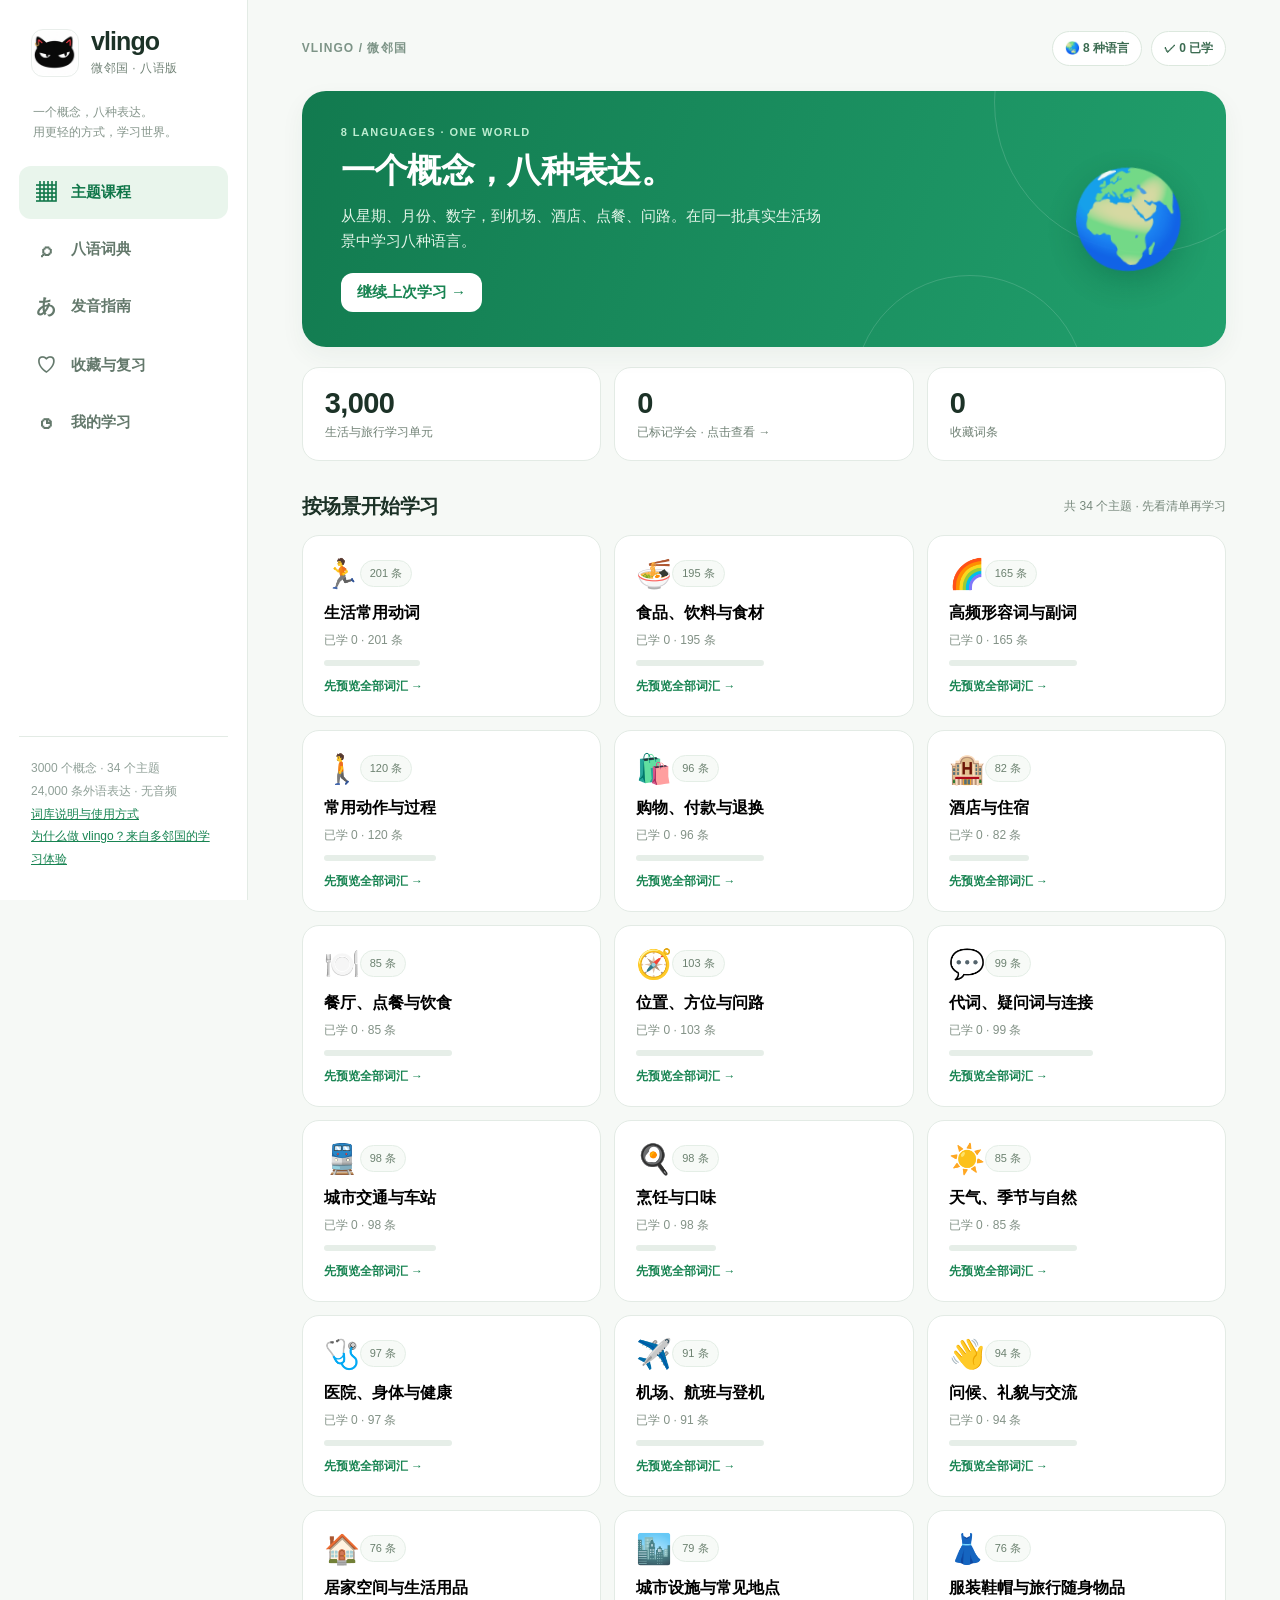
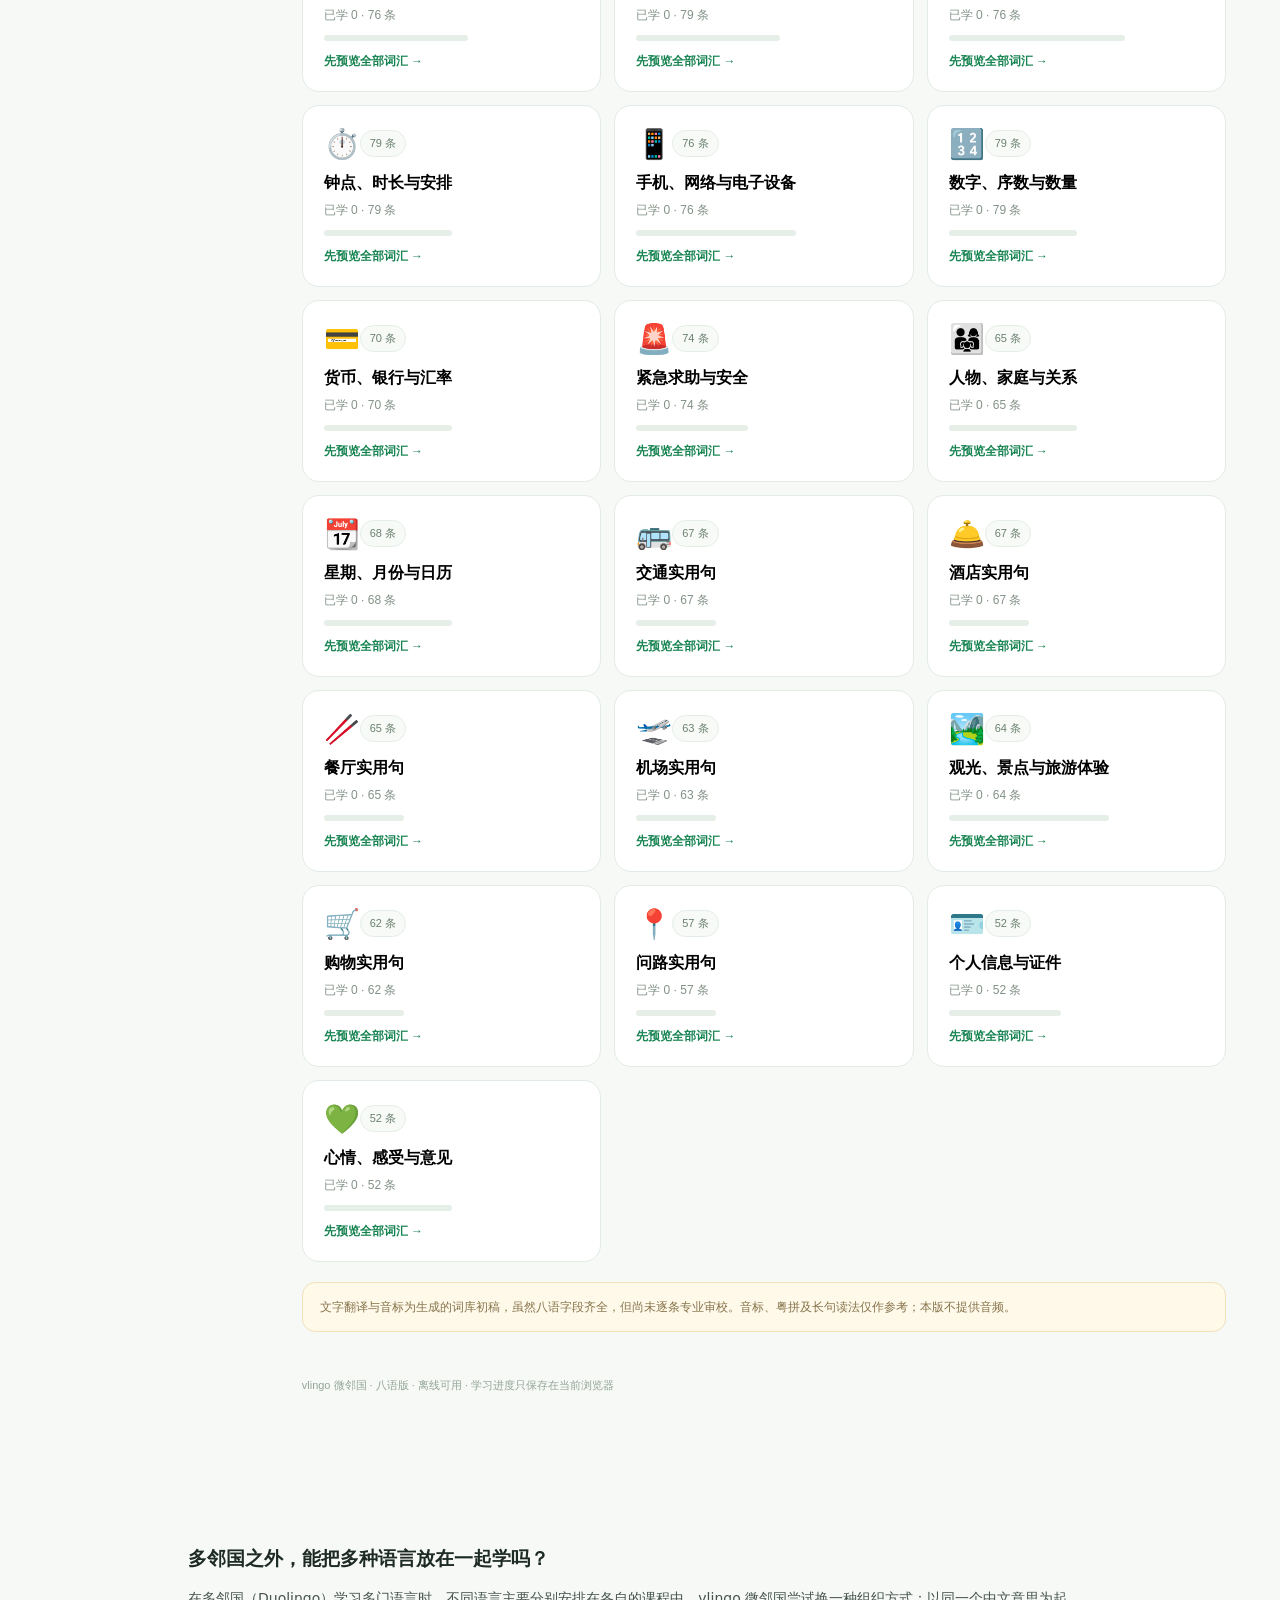
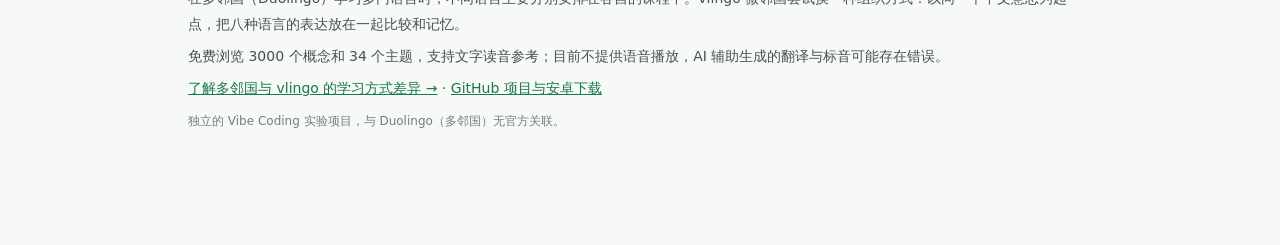
<file: index.html>
<!doctype html><html lang="zh-CN"><head><meta name="google-site-verification" content="X19tz4gvKyIzIOPkGp7YOBqUT6PpBSA1P9c0k-S0H3I" /><meta charset="utf-8"><meta name="viewport" content="width=device-width,initial-scale=1,viewport-fit=cover"><meta name="theme-color" content="#ffffff"><meta name="description" content="受多邻国（Duolingo）学习体验启发，vlingo 微邻国把同一中文意思在英语、日语、法语、俄语、德语、西班牙语、粤语和现代希腊语中的表达放在一起对照学习。免费使用，3000个概念，无语音。"><link rel="canonical" href="https://vlingo.vlynnhow.workers.dev/"><meta property="og:type" content="website"><meta property="og:title" content="vlingo 微邻国｜多邻国之外的八语对照学习"><meta property="og:description" content="一个中文意思，对照八种语言。受 Duolingo 启发的免费多语言学习实验。"><meta property="og:url" content="https://vlingo.vlynnhow.workers.dev/"><title>vlingo 微邻国｜多邻国之外的八语对照学习</title><link rel="icon" href="assets/icon-32.png?v=3" sizes="32x32" type="image/png"><link rel="apple-touch-icon" href="assets/icon-180.png?v=3"><link rel="stylesheet" href="assets/styles.css?v=3"><link rel="manifest" href="manifest.webmanifest"><style>.vlingo-story{max-width:980px;margin:24px auto 90px;padding:22px clamp(18px,4vw,38px);color:#46544d;font:14px/1.85 system-ui,-apple-system,"PingFang SC",sans-serif}.vlingo-story h2{font-size:19px;color:#1e2b25;margin:0 0 10px}.vlingo-story p{margin:6px 0}.vlingo-story a{color:#18784f}.vlingo-story small{font-size:12px;color:#738078}@media(max-width:760px){.vlingo-story{padding:14px 18px;margin:0 auto 110px}}</style></head><body>
<div class="app"><aside class="side"><div class="logo"><img class="logo-icon" src="assets/cat-logo-96.png?v=3" alt="vlingo 黑猫标志"><div><b>vlingo</b><span>微邻国 · 八语版</span></div></div><div class="side-sub">一个概念，八种表达。<br>用更轻的方式，学习世界。</div><nav class="nav"><button data-page="home" class="active"><span class="ni">▦</span>主题课程</button><button data-page="search"><span class="ni">⌕</span>八语词典</button><button data-page="guides"><span class="ni">あ</span>发音指南</button><button data-page="review"><span class="ni">♡</span>收藏与复习</button><button data-page="settings"><span class="ni">◷</span>我的学习</button></nav><div class="side-foot">3000 个概念 · 34 个主题<br>24,000 条外语表达 · 无音频<br><a href="README.md" target="_blank">词库说明与使用方式</a><a href="duolingo-multilingual.html">为什么做 vlingo？来自多邻国的学习体验</a></div></aside><main class="main" id="view"></main></div><section class="vlingo-story" aria-label="关于微邻国"><h2>多邻国之外，能把多种语言放在一起学吗？</h2><p>在多邻国（Duolingo）学习多门语言时，不同语言主要分别安排在各自的课程中。vlingo 微邻国尝试换一种组织方式：以同一个中文意思为起点，把八种语言的表达放在一起比较和记忆。</p><p>免费浏览 3000 个概念和 34 个主题，支持文字读音参考；目前不提供语音播放，AI 辅助生成的翻译与标音可能存在错误。</p><p><a href="duolingo-multilingual.html">了解多邻国与 vlingo 的学习方式差异 →</a> · <a href="https://github.com/vlynnnn/vlingo">GitHub 项目与安卓下载</a></p><small>独立的 Vibe Coding 实验项目，与 Duolingo（多邻国）无官方关联。</small></section>
<nav class="bottom"><button data-page="home">▦<small>课程</small></button><button data-page="search">⌕<small>词典</small></button><button data-page="guides">あ<small>发音</small></button><button data-page="review">♡<small>复习</small></button><button data-page="settings">◷<small>我的</small></button></nav><div class="toast" id="toast" role="status" aria-live="polite"></div><script src="data/lexicon.js"></script><script src="assets/app.js?v=3"></script></body></html>
</file>
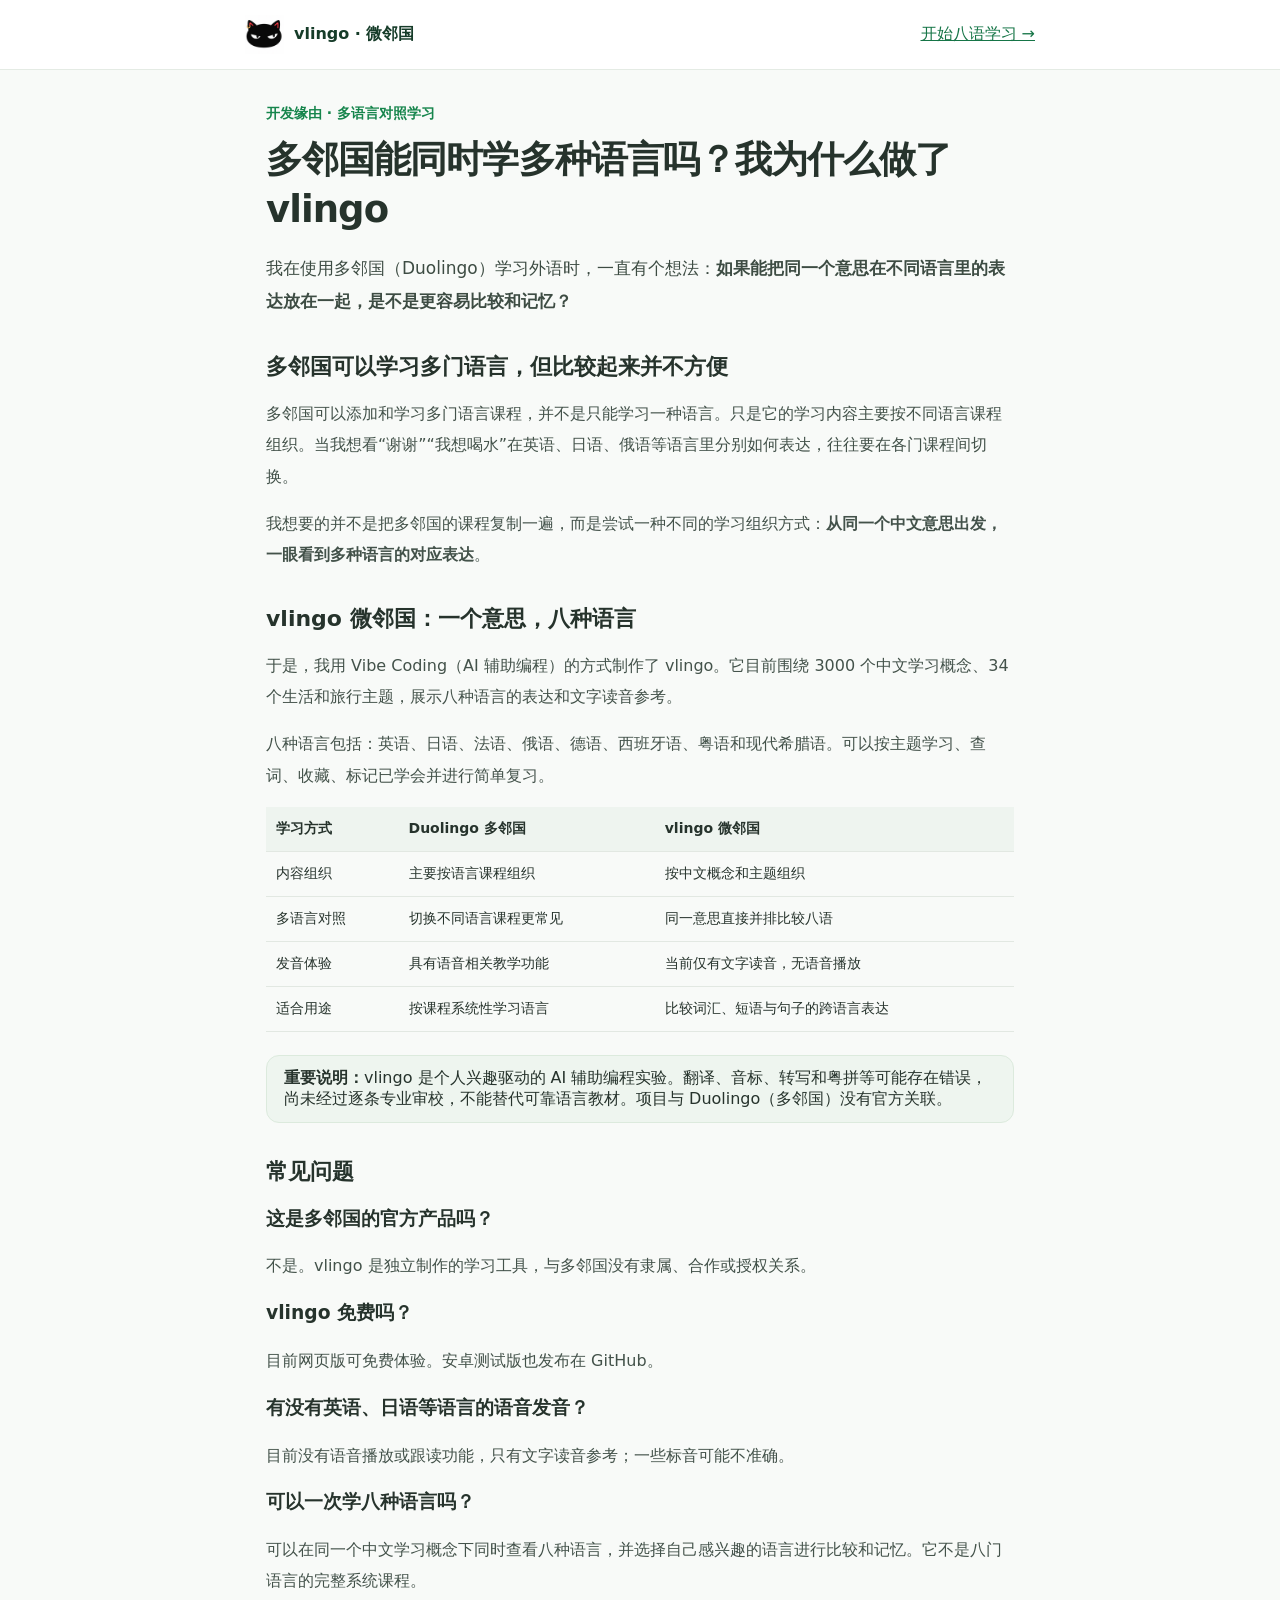
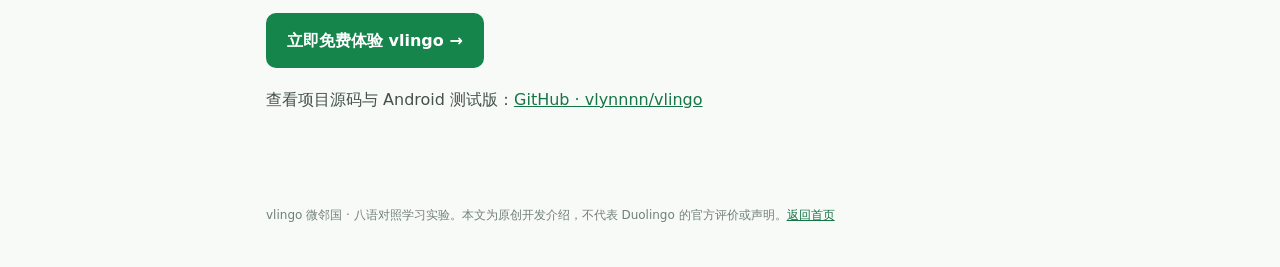
<file: duolingo-multilingual.html>
<!doctype html>
<html lang="zh-CN">
<head>
<meta charset="utf-8">
<meta name="viewport" content="width=device-width,initial-scale=1">
<title>多邻国能同时学多种语言吗？我的八语对照学习工具 vlingo 微邻国</title>
<meta name="description" content="多邻国（Duolingo）可以学习多门语言，但主要按不同语言课程组织。vlingo 微邻国将同一中文意思对应的八种语言放在一起对照学习，免费 3000 个概念，无语音，词库尚未专业审校。">
<link rel="canonical" href="https://vlingo.vlynnhow.workers.dev/duolingo-multilingual.html">
<link rel="icon" href="assets/icon-32.png" type="image/png">
<meta property="og:type" content="article">
<meta property="og:title" content="多邻国能同时学多种语言吗？vlingo 的八语对照学习尝试">
<meta property="og:description" content="从 Duolingo 的学习体验出发，尝试把同一个意思放到八种语言里比较。">
<style>
:root{font-family:system-ui,-apple-system,"PingFang SC","Microsoft YaHei",sans-serif;color:#26332c;background:#f8faf8}
*{box-sizing:border-box}body{margin:0}header{padding:15px 20px;border-bottom:1px solid #e4ebe4;background:#fff}
header nav{max-width:790px;margin:auto;display:flex;align-items:center;justify-content:space-between;gap:14px}
.logo{display:inline-flex;gap:10px;align-items:center;font-weight:800;text-decoration:none;color:#163c29}.logo img{width:39px;height:39px;object-fit:contain}
a{color:#167547}main{max-width:790px;margin:35px auto 90px;padding:0 21px}
h1{font-size:clamp(25px,4.4vw,37px);line-height:1.35;letter-spacing:-.025em;margin:12px 0 17px}h2{font-size:22px;margin:34px 0 12px}p,li{line-height:1.95;color:#43524a}
.lead{font-size:17px;color:#3d4c43}.kicker{color:#16854c;font-size:14px;font-weight:700}
.call{display:inline-flex;padding:12px 21px;border-radius:10px;background:#16854c;color:white;text-decoration:none;font-weight:700}
.note{background:#eef5ef;border:1px solid #dceadd;border-radius:13px;padding:12px 17px;margin:23px 0}
table{border-collapse:collapse;width:100%;font-size:14px}th,td{border-bottom:1px solid #e2e8e2;padding:13px 10px;text-align:left;vertical-align:top}th{background:#eef4ef}
footer{max-width:790px;margin:0 auto 40px;padding:0 21px;color:#718077;font-size:12px;line-height:1.8}
</style>
</head>
<body>
<header><nav><a class="logo" href="./"><img src="assets/cat-logo-96.png" alt="vlingo 微邻国">vlingo · 微邻国</a><a href="./">开始八语学习 →</a></nav></header>
<main>
<div class="kicker">开发缘由 · 多语言对照学习</div>
<h1>多邻国能同时学多种语言吗？我为什么做了 vlingo</h1>
<p class="lead">我在使用多邻国（Duolingo）学习外语时，一直有个想法：<strong>如果能把同一个意思在不同语言里的表达放在一起，是不是更容易比较和记忆？</strong></p>
<h2>多邻国可以学习多门语言，但比较起来并不方便</h2>
<p>多邻国可以添加和学习多门语言课程，并不是只能学习一种语言。只是它的学习内容主要按不同语言课程组织。当我想看“谢谢”“我想喝水”在英语、日语、俄语等语言里分别如何表达，往往要在各门课程间切换。</p>
<p>我想要的并不是把多邻国的课程复制一遍，而是尝试一种不同的学习组织方式：<strong>从同一个中文意思出发，一眼看到多种语言的对应表达</strong>。</p>
<h2>vlingo 微邻国：一个意思，八种语言</h2>
<p>于是，我用 Vibe Coding（AI 辅助编程）的方式制作了 vlingo。它目前围绕 3000 个中文学习概念、34 个生活和旅行主题，展示八种语言的表达和文字读音参考。</p>
<p>八种语言包括：英语、日语、法语、俄语、德语、西班牙语、粤语和现代希腊语。可以按主题学习、查词、收藏、标记已学会并进行简单复习。</p>
<table><thead><tr><th>学习方式</th><th>Duolingo 多邻国</th><th>vlingo 微邻国</th></tr></thead><tbody>
<tr><td>内容组织</td><td>主要按语言课程组织</td><td>按中文概念和主题组织</td></tr>
<tr><td>多语言对照</td><td>切换不同语言课程更常见</td><td>同一意思直接并排比较八语</td></tr>
<tr><td>发音体验</td><td>具有语音相关教学功能</td><td>当前仅有文字读音，无语音播放</td></tr>
<tr><td>适合用途</td><td>按课程系统性学习语言</td><td>比较词汇、短语与句子的跨语言表达</td></tr>
</tbody></table>
<div class="note"><strong>重要说明：</strong>vlingo 是个人兴趣驱动的 AI 辅助编程实验。翻译、音标、转写和粤拼等可能存在错误，尚未经过逐条专业审校，不能替代可靠语言教材。项目与 Duolingo（多邻国）没有官方关联。</div>
<h2>常见问题</h2>
<h3>这是多邻国的官方产品吗？</h3><p>不是。vlingo 是独立制作的学习工具，与多邻国没有隶属、合作或授权关系。</p>
<h3>vlingo 免费吗？</h3><p>目前网页版可免费体验。安卓测试版也发布在 GitHub。</p>
<h3>有没有英语、日语等语言的语音发音？</h3><p>目前没有语音播放或跟读功能，只有文字读音参考；一些标音可能不准确。</p>
<h3>可以一次学八种语言吗？</h3><p>可以在同一个中文学习概念下同时查看八种语言，并选择自己感兴趣的语言进行比较和记忆。它不是八门语言的完整系统课程。</p>
<p><a class="call" href="./">立即免费体验 vlingo →</a></p>
<p>查看项目源码与 Android 测试版：<a href="https://github.com/vlynnnn/vlingo">GitHub · vlynnnn/vlingo</a></p>
</main>
<footer>vlingo 微邻国 · 八语对照学习实验。本文为原创开发介绍，不代表 Duolingo 的官方评价或声明。<a href="./">返回首页</a></footer>
</body></html>
</file>
<file: assets/styles.css>
:root{--bg:#f6f9f6;--surface:#fff;--ink:#1c3227;--muted:#718276;--brand:#188452;--brand2:#116c46;--line:#e3ebe5;--soft:#edf7f0;--gold:#f8f1df;--shadow:0 9px 24px rgba(37,69,46,.055);--radius:19px;--sans:-apple-system,BlinkMacSystemFont,"PingFang SC","Microsoft YaHei",Inter,Arial,sans-serif}
*{box-sizing:border-box}html{scroll-behavior:smooth}body{margin:0;background:var(--bg);color:var(--ink);font-family:var(--sans);font-size:15px}button,input,select{font:inherit}button{cursor:pointer}a{color:var(--brand)}button:focus-visible,input:focus-visible,select:focus-visible{outline:3px solid #79cba5;outline-offset:2px}.app{display:grid;grid-template-columns:248px minmax(0,1fr);min-height:100vh;max-width:1680px;margin:auto}.side{position:sticky;top:0;height:100vh;background:#fff;border-right:1px solid var(--line);padding:29px 19px;display:flex;flex-direction:column}.logo{display:flex;align-items:center;gap:12px;padding:0 12px 12px}.logo-icon{background:linear-gradient(140deg,#2fa46a,#0e7150);color:white;border-radius:17px;width:48px;height:48px;display:grid;place-items:center;font-size:34px;font-weight:800;font-style:italic;box-shadow:0 8px 18px #1884522b}.logo b{font-size:25px;letter-spacing:-.9px;line-height:1}.logo span{display:block;font-size:12px;margin-top:6px;color:var(--muted);letter-spacing:.5px}.side-sub{font-size:12px;line-height:1.7;color:#85958b;padding:13px 14px 23px}.nav{display:grid;gap:6px}.nav button{background:transparent;border:0;text-align:left;color:#64796c;padding:13px 15px;font-weight:650;border-radius:12px;display:flex;gap:13px;align-items:center}.nav button .ni{width:24px;font-size:20px;text-align:center}.nav button.active{background:#e9f5ec;color:#11774a}.nav button:hover:not(.active){background:#f4f7f5}.side-foot{margin-top:auto;border-top:1px solid var(--line);padding:20px 12px 0;font-size:12px;line-height:1.9;color:#90a098}.side-foot a{display:block;color:var(--brand)}.main{padding:31px clamp(22px,4.2vw,66px) 90px;min-width:0;max-width:1360px;width:100%;margin:0 auto}.topline{display:flex;align-items:center;justify-content:space-between;gap:10px;margin-bottom:25px}.crumb{font-size:12px;font-weight:700;letter-spacing:.09em;color:#7d9487}.topright{display:flex;align-items:center;gap:9px}.chip{border-radius:30px;padding:8px 12px;background:white;border:1px solid #dce8de;color:#3b6b51;font-size:12px;font-weight:700;white-space:nowrap}.heading{margin:8px 0 23px}.heading h1{font-size:clamp(25px,3vw,35px);margin:0 0 10px;letter-spacing:-.03em}.heading p{margin:0;color:var(--muted);line-height:1.75;max-width:810px}.hero{background:linear-gradient(110deg,#127a4f,#21a06d);border-radius:24px;padding:35px 39px;display:flex;justify-content:space-between;align-items:center;color:white;position:relative;overflow:hidden;min-height:230px;box-shadow:var(--shadow)}.hero::before,.hero::after{content:"";position:absolute;border:1px solid #ffffff26;border-radius:50%;width:300px;height:300px;right:-70px;top:-140px}.hero::after{width:230px;height:230px;top:auto;bottom:-160px;right:140px}.hero h2{font-size:clamp(23px,3vw,34px);line-height:1.2;letter-spacing:-.02em;margin:12px 0}.hero p{color:#e4f5e9;max-width:480px;line-height:1.7;margin:0 0 19px}.hero .orb{font-size:94px;line-height:1;opacity:.94;filter:drop-shadow(0 10px 15px #09573961);transform:rotate(-6deg);z-index:1}.eyebrow{font-size:11px;letter-spacing:.13em;font-weight:800;color:var(--brand);text-transform:uppercase}.hero .eyebrow{color:#bcecd0}.btn{border:1px solid var(--line);border-radius:12px;background:white;color:var(--ink);padding:10px 16px;min-height:39px;font-weight:750;display:inline-flex;justify-content:center;align-items:center;gap:8px;white-space:nowrap}.btn:hover{border-color:#a4cdb2;background:#fafdfb}.btn.primary{background:var(--brand);color:white;border-color:var(--brand)}.btn.primary:hover{background:var(--brand2)}.btn.light{background:#fff;color:var(--brand);border:0}.btn.tiny{padding:7px 11px;font-size:12px;min-height:31px}.btn.warn{color:#b54f42}.btn:disabled{opacity:.5;cursor:default}.stats{display:grid;grid-template-columns:repeat(3,1fr);gap:13px;margin:20px 0 28px}.stat{padding:19px 22px;background:#fff;border:1px solid var(--line);border-radius:17px}.stat b{display:block;font-size:29px;letter-spacing:-.02em}.stat span{font-size:12px;color:var(--muted);margin-top:4px;display:block}.sectionhead{display:flex;align-items:center;justify-content:space-between;gap:16px;margin:32px 0 15px}.sectionhead h2{font-size:20px;letter-spacing:-.02em;margin:0}.muted{color:var(--muted)}.small{font-size:12px}.notice{background:#fff9ea;border:1px solid #f0e1b9;padding:14px 17px;border-radius:13px;font-size:12px;color:#86734b;line-height:1.7;margin:20px 0}.notice.green{background:var(--soft);border-color:#cde7d6;color:#356a4a}.topic-grid{display:grid;grid-template-columns:repeat(3,minmax(0,1fr));gap:13px}.topic{border:1px solid var(--line);background:white;padding:21px;text-align:left;border-radius:17px;min-height:142px;display:flex;flex-direction:column;gap:12px;transition:.14s}.topic:hover{border-color:#9accae;transform:translateY(-2px);box-shadow:var(--shadow)}.topic-top{display:flex;align-items:center;justify-content:space-between}.topic .emoji{font-size:29px}.tag{display:inline-flex;align-items:center;gap:4px;padding:5px 9px;border:1px solid #e4eee6;background:#f7faf7;border-radius:100px;font-size:11px;color:#6b806f;white-space:nowrap}.tag.green{background:#e6f5ec;border-color:#d2e9da;color:var(--brand2)}.topic h3{font-size:16px;margin:0 0 7px;font-weight:750}.topic p{font-size:12px;color:#839287;margin:0;line-height:1.5}.topic small{margin-top:auto;color:#188452;font-size:12px;font-weight:650}.panel{border:1px solid var(--line);background:#fff;border-radius:19px;padding:24px;box-shadow:var(--shadow)}.toolbar{display:flex;gap:10px;align-items:center;flex-wrap:wrap;margin:14px 0 18px}.input{border:1px solid #dfe9e2;border-radius:12px;background:#fff;min-height:42px;padding:10px 13px;outline:none;color:var(--ink)}.input:focus{border-color:#5ab584}.search{width:min(100%,520px);flex:1}.seg{display:flex;gap:7px;flex-wrap:wrap}.seg button{padding:8px 12px;background:#fff;border:1px solid var(--line);border-radius:10px;color:#697c70;font-size:12px;font-weight:700}.seg button.on{background:#e5f5e9;color:#137447;border-color:#b9dcc4}.between{display:flex;justify-content:space-between;align-items:center;gap:12px;flex-wrap:wrap}.catalog-head{margin-bottom:18px;display:flex;align-items:center;justify-content:space-between;gap:15px}.catalog-head h2{margin:0;font-size:22px}.catalog-head p{color:var(--muted);margin:6px 0 0;font-size:13px}.wordlist{border:1px solid var(--line);border-radius:13px;overflow:hidden;background:#fff}.wordrow{display:flex;justify-content:space-between;align-items:center;width:100%;padding:13px 15px;background:#fff;text-align:left;border:0;border-bottom:1px solid #edf1ed;gap:10px}.wordrow:last-child{border-bottom:0}.wordrow:hover{background:#f6fbf7}.wordrow b{font-size:14px;font-weight:750}.wordrow small{display:block;font-size:12px;color:#8a988e;margin-top:5px;line-height:1.5}.wordrow .arrow{font-size:18px;color:#afc1b4}.count{color:#77887c;font-size:12px}.progressbar{height:6px;background:#e6eee8;border-radius:50px;overflow:hidden}.progressbar i{height:100%;background:#21a76c;display:block;border-radius:50px}.studyframe{background:#fff;border:1px solid var(--line);border-radius:21px;padding:25px;box-shadow:var(--shadow)}.studyword{font-size:clamp(30px,5vw,48px);font-weight:850;margin:10px 0 6px;letter-spacing:-.035em}.studyhead{margin-bottom:20px;display:flex;justify-content:space-between;gap:8px;flex-wrap:wrap}.lang-filter{display:flex;flex-wrap:wrap;gap:7px;margin:16px 0 19px}.lang-filter button{background:#fff;border:1px solid #dfe9df;padding:7px 11px;border-radius:11px;font-size:12px;color:#6b8272}.lang-filter button.on{border-color:#8acaad;background:#eaf7ee;color:#107443;font-weight:750}.langs-grid{display:grid;grid-template-columns:repeat(2,minmax(0,1fr));gap:12px}.lcard{border:1px solid #e3ebe4;padding:17px;border-radius:15px;min-width:0;display:flex;flex-direction:column;gap:7px;background:#fff}.lcard h3{font-size:12px;margin:0;color:#607e6b;display:flex;gap:8px;align-items:center}.lword{font-size:20px;line-height:1.5;font-weight:700;overflow-wrap:anywhere;word-break:normal;white-space:pre-line}.lread{font-size:13px;color:#6c806f;line-height:1.65;overflow-wrap:anywhere}.lread span{color:#9aaba0;font-size:11px}.studynav{display:flex;justify-content:space-between;gap:10px;flex-wrap:wrap;align-items:center;border-top:1px solid var(--line);padding-top:18px;margin-top:21px}.actions{display:flex;gap:8px;flex-wrap:wrap}.quiz-box{max-width:760px}.quiz-choices{display:grid;gap:9px;margin-top:20px}.choice{background:#fff;border:1px solid var(--line);border-radius:13px;padding:16px 18px;text-align:left;color:var(--ink);font-size:16px;line-height:1.6}.choice:hover{background:#f8fcf9;border-color:#85c7a0}.choice.correct{background:#e7f6ec;border-color:#58b986;color:#125f3e}.choice.wrong{background:#fff0ed;border-color:#e49d92;color:#ae403a}.choice:disabled{cursor:default}.quiz-prompt{margin:12px 0 5px;font-size:32px;font-weight:800;line-height:1.4}.alertline{padding:12px 14px;margin:14px 0;border-radius:12px;background:#edf6f0;color:#276948;font-size:14px}.alertline.bad{background:#fff0ed;color:#ab453a}.empty{padding:60px 18px;border:1px dashed #d5e3d9;border-radius:15px;background:#fff;text-align:center;line-height:2;color:var(--muted)}.guide-nav{display:grid;grid-template-columns:repeat(4,1fr);gap:9px;margin:22px 0}.guide-btn{text-align:left;border:1px solid var(--line);border-radius:12px;background:#fff;padding:13px 10px;display:grid;gap:5px;color:var(--ink)}.guide-btn.on{border-color:#8fceb0;background:#eaf7ee}.guide-btn small{color:var(--muted);font-size:11px}.kana-grid{display:grid;grid-template-columns:repeat(5,1fr);gap:9px;max-width:620px}.kana{background:#f9fcfa;border:1px solid var(--line);border-radius:11px;min-height:77px;text-align:center;padding:9px 3px}.kana b{font-size:25px}.kana small{font-size:12px;display:block;color:#7c8f83;margin-top:6px}.rule-grid{display:grid;grid-template-columns:repeat(3,1fr);gap:10px}.rule{border:1px solid var(--line);border-radius:13px;padding:15px}.rule b{font-size:19px}.rule small{display:block;color:#77887c;line-height:1.7;margin-top:6px}.option{padding:16px 0;border-bottom:1px solid var(--line);display:flex;align-items:center;justify-content:space-between;gap:12px}.option:last-child{border:0}.option b{display:block;font-size:15px}.option small{display:block;color:var(--muted);line-height:1.6;margin-top:5px}.footer{padding:24px 0 10px;margin-top:16px;font-size:11px;color:#93a497;line-height:1.7}.bottom{display:none}.toast{position:fixed;bottom:22px;left:50%;transform:translateX(-50%) translateY(20px);background:#193f2b;color:#fff;border-radius:11px;padding:11px 17px;z-index:20;font-size:13px;box-shadow:0 9px 24px #17372228;opacity:0;transition:.2s;pointer-events:none}.toast.on{opacity:1;transform:translateX(-50%) translateY(0)}.typechip{padding:5px 9px;background:#f5f8f6;border-radius:100px;border:1px solid #e6ede7;font-size:11px;color:#6c8472}.hidden{display:none!important}.no-marg{margin:0}.nowrap{white-space:nowrap}
@media(min-width:1380px){.topic-grid{grid-template-columns:repeat(4,1fr)}.langs-grid{grid-template-columns:repeat(2,1fr)}}
@media(max-width:1100px){.topic-grid{grid-template-columns:repeat(2,1fr)}.main{padding:26px 26px 85px}.hero .orb{font-size:65px}}
@media(max-width:760px){.app{display:block}.side{display:none}.main{padding:20px 15px 97px}.bottom{position:fixed;bottom:0;left:0;right:0;z-index:15;display:grid;grid-template-columns:repeat(5,1fr);background:#fffffff5;border-top:1px solid var(--line);padding:8px 3px calc(7px + env(safe-area-inset-bottom));box-shadow:0 -7px 25px #153e2910}.bottom button{border:0;background:transparent;color:#8b9c90;font-size:22px;display:grid;gap:3px;justify-items:center;padding:5px 0;min-height:47px}.bottom button small{font-size:10px;font-weight:700}.bottom button.active{color:var(--brand)}.topline{margin:0 0 18px}.hero{padding:26px 22px;min-height:0}.hero .orb{font-size:49px;align-self:flex-start;margin-left:4px}.hero h2{font-size:25px}.stats{gap:8px}.stat{padding:15px 13px}.stat b{font-size:23px}.stat span{font-size:11px}.topic-grid{gap:10px}.topic{min-height:143px;padding:15px;gap:10px}.topic h3{font-size:14px}.topic p{font-size:11px}.topic .emoji{font-size:26px}.panel,.studyframe{padding:17px;border-radius:16px}.langs-grid{grid-template-columns:1fr}.lcard{padding:15px}.lword{font-size:22px}.guide-nav{grid-template-columns:repeat(2,1fr)}.rule-grid{grid-template-columns:repeat(2,1fr)}.kana-grid{gap:5px}.kana{min-height:68px}.kana b{font-size:23px}.sectionhead h2{font-size:18px}.catalog-head{align-items:start}.toolbar{align-items:stretch}.search{min-width:0}.studynav{justify-content:center}.studynav>div{width:100%;display:flex;justify-content:space-between}.btn{padding:10px 13px}.footer{padding-bottom:9px}.notice{margin:13px 0}}
@media(max-width:380px){.main{padding-left:12px;padding-right:12px}.topic-grid{grid-template-columns:1fr 1fr}.hero .orb{display:none}.lword{font-size:21px}.stat b{font-size:20px}}

/* v2: 学会列表可直接打开与撤销 */
.stat-link{font:inherit;color:inherit;text-align:left;cursor:pointer;width:100%}
.stat-link:hover{border-color:#90cba6;background:#f8fcf9}
.known-row{padding:0 10px 0 0;gap:8px;min-height:72px}
.known-row:hover{background:#fff}
.known-open{display:flex;flex:1;min-width:0;flex-direction:column;align-items:flex-start;justify-content:center;gap:3px;text-align:left;padding:13px 15px;background:transparent;border:0;color:var(--ink);cursor:pointer}
.known-open:hover{background:#f6fbf7}
.known-open b{font-size:14px}
.known-open small{display:block;font-size:12px;color:var(--muted);line-height:1.5;overflow-wrap:anywhere}
.known-reset{flex-shrink:0;color:#98603f;border-color:#ead7c7;background:#fffaf6;font-size:12px}
.known-reset:hover{background:#fff1e8;border-color:#dbbba5}
.morebox{text-align:center;padding:16px 0}
@media(max-width:760px){.review-tabs{display:grid;grid-template-columns:repeat(3,minmax(0,1fr));width:100%}.review-tabs button{padding:11px 5px;font-size:12px}.known-row{gap:3px}.known-open{padding:12px 9px 12px 12px}.known-reset{padding:8px 9px;min-height:34px;font-size:11px}}

/* v3 | 正式黑猫标志：沿用 V2 版全部学习界面与数据 */
.logo .logo-icon{display:block;flex:0 0 48px;object-fit:contain;background:white;border:1px solid #e9eeeb;padding:1px;box-shadow:none;border-radius:12px;width:48px;height:48px;font-style:normal}
.crumb-brand{display:inline-flex;align-items:center;gap:9px;min-width:0}
.top-logo{display:none;width:32px;height:32px;object-fit:contain;border-radius:9px;border:1px solid #edf0ed;background:white;flex:none}
@media(max-width:760px){.top-logo{display:block}.crumb{letter-spacing:0;font-size:11px}.crumb-brand{gap:6px}}
</file>
